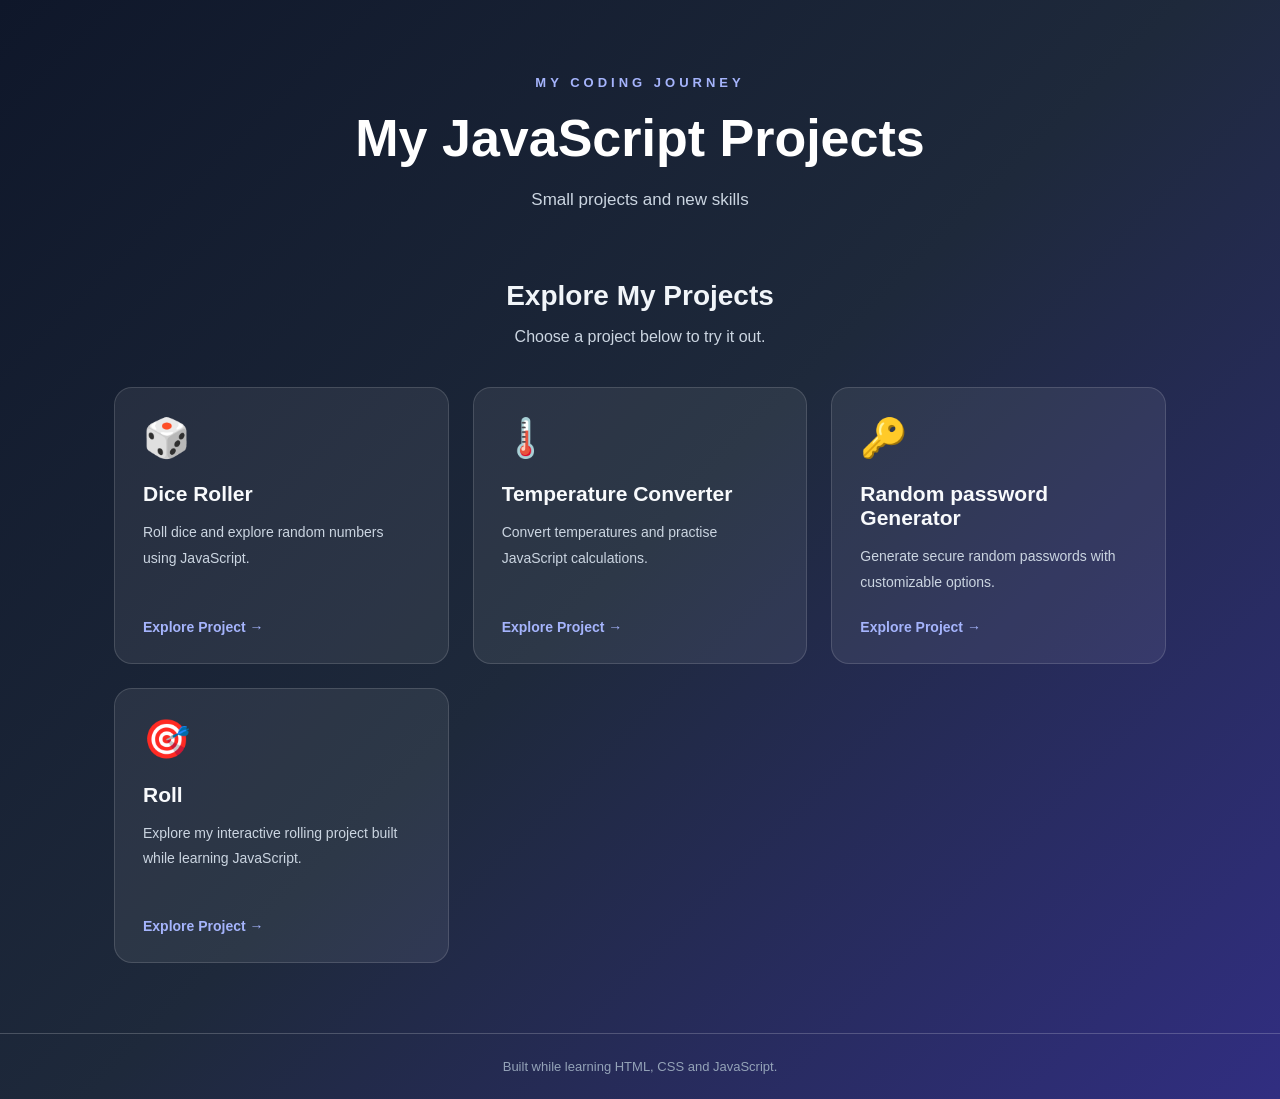
<file: index.html>
<!DOCTYPE html>
<html lang="en">
<head>
    <meta charset="UTF-8">
    <meta name="viewport" content="width=device-width, initial-scale=1.0">

    <title>My JavaScript Projects</title>

    <link rel="stylesheet" href="style.css">
</head>
<body>

    <header class="hero">
        <p class="tagline">MY CODING JOURNEY</p>
        <h1>My JavaScript Projects</h1>
        <p class="subtitle">
            Small projects and new skills
        </p>
    </header>

    <main class="projects-section">
        <h2>Explore My Projects</h2>
        <p class="section-description">
            Choose a project below to try it out.
        </p>

        <div class="project-grid">

            <a href="./Dice-roller/dice.html" class="project-card">
                <div class="project-icon">🎲</div>
                <h3>Dice Roller</h3>
                <p>
                    Roll  dice and explore random numbers
                    using JavaScript.
                </p>
                <span class="project-link">Explore Project →</span>
            </a>


            <a href="./temperature-conversion/temp.html"
               class="project-card">
                <div class="project-icon">🌡️</div>
                <h3>Temperature Converter</h3>
                <p>
                    Convert temperatures and practise JavaScript
                    calculations.
                </p>
                <span class="project-link">Explore Project →</span>
            </a>

            <a href="./password_Generator/password.html" class="project-card">
                <div class="project-icon">🔑</div>
                <h3>Random password Generator</h3>
                <p>
                    Generate secure random passwords with customizable options.
                </p>
                <span class="project-link">Explore Project →</span>
            </a>

            <a href="./Roll/roll.html" class="project-card">
                <div class="project-icon">🎯</div>
                <h3>Roll</h3>
                <p>
                    Explore my interactive rolling project
                    built while learning JavaScript.
                </p>
                <span class="project-link">Explore Project →</span>
            </a>

        </div>

        
    </main>

    <footer>
        <p>Built while learning HTML, CSS and JavaScript.</p>
    </footer>

</body>
</html>
</file>
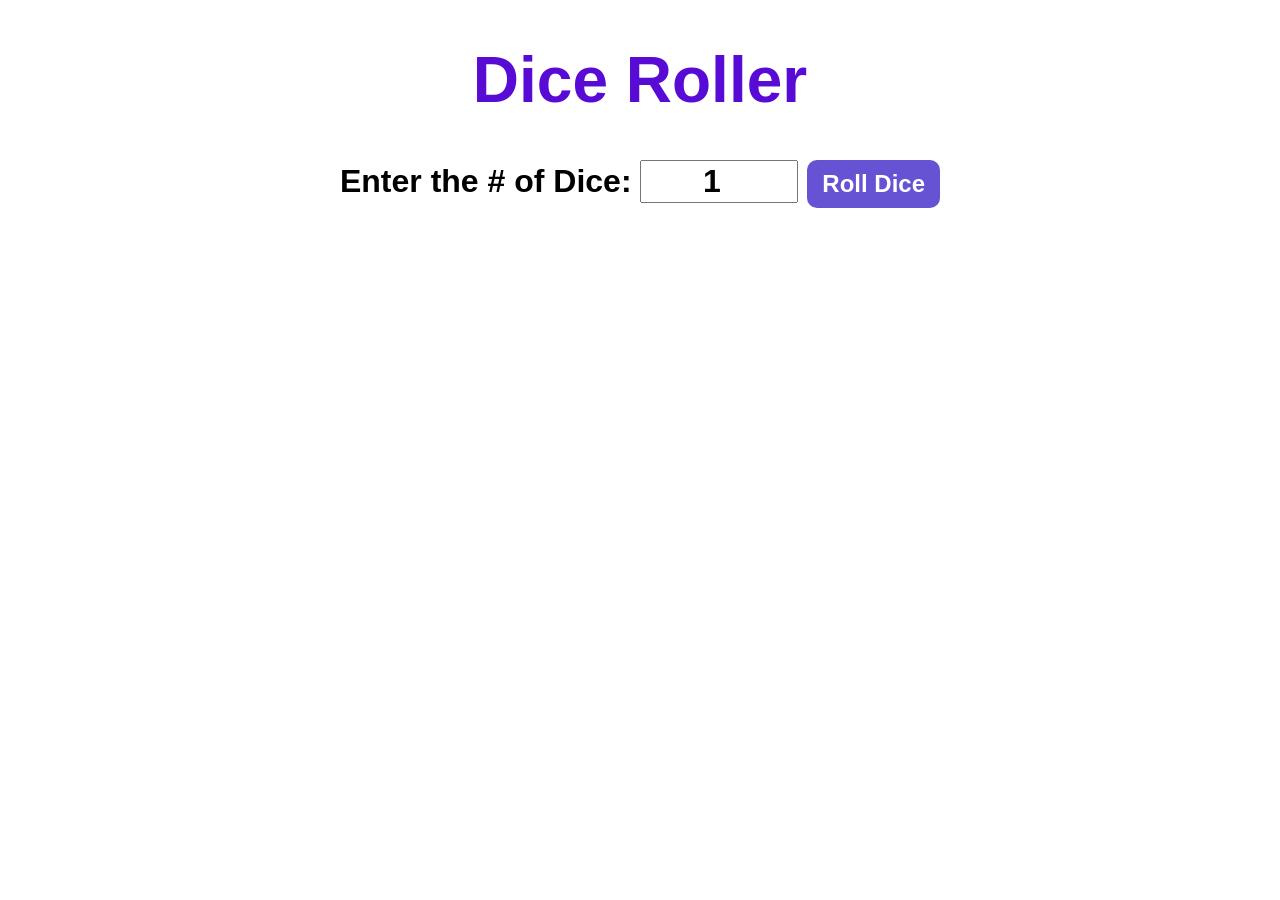
<file: Dice-roller/dice.html>
<!DOCTYPE html>
<html lang="en">
<head>
    <meta charset="UTF-8">
    <meta name="viewport" content="width=device-width, initial-scale=1.0">
    <title>My Website-dice-roller</title>
    <link rel="stylesheet" href="dice.css">
</head>
<body>
   <div id="container">
        <h1>Dice Roller</h1>
        <label>Enter the # of Dice: </label>
        <input type="number" id="numOfDice" value="1" min="1">
        <button type="button" onclick="rollDice()">Roll Dice</button>
        <div id="diceResult"></div>
        <div id="diceImages"></div>

   </div>
    <script src="dice.js"></script>
</body>
</html>
</file>
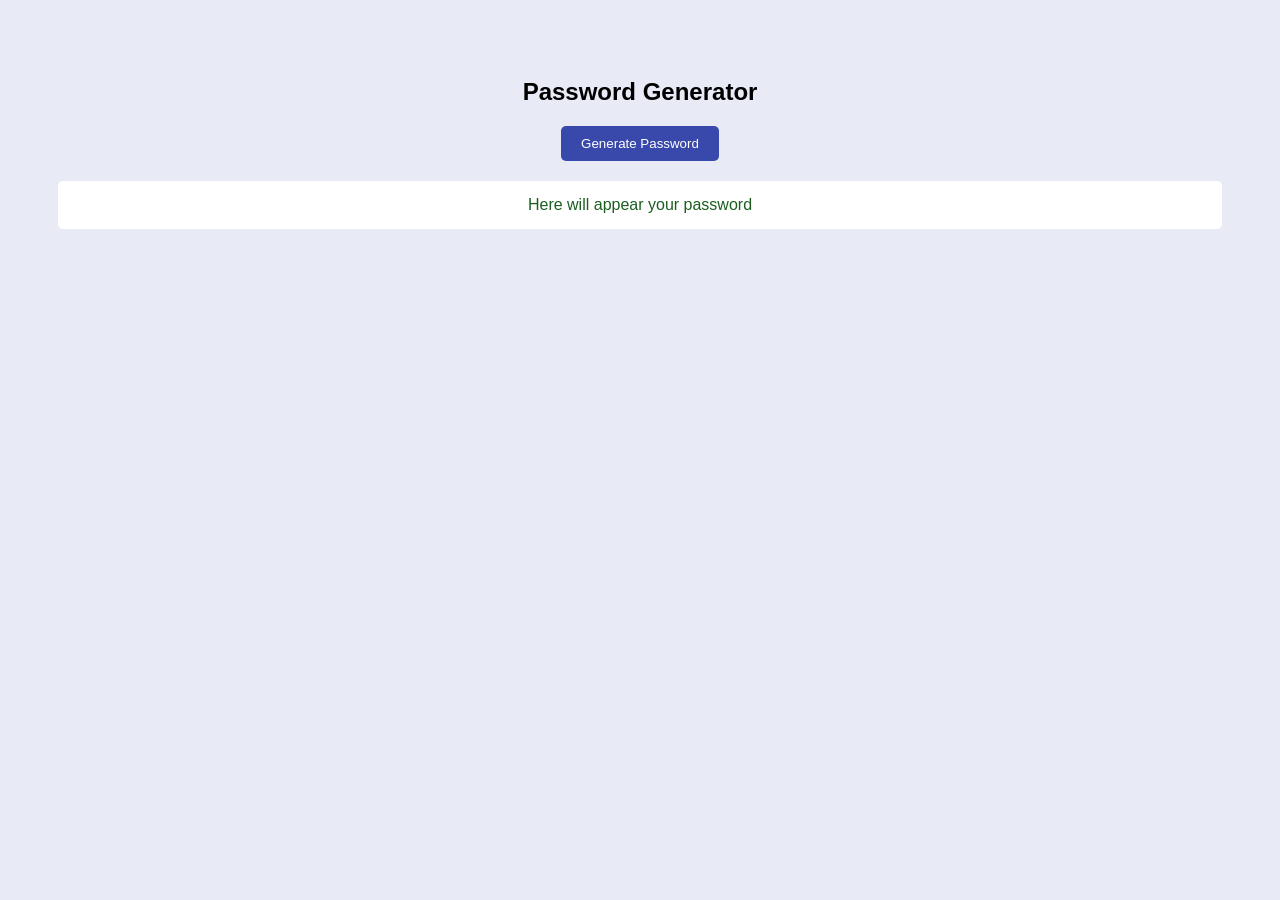
<file: password_Generator/password.html>
<!DOCTYPE html>
<html lang="en">
<head>
    <meta charset="UTF-8">
    <meta name="viewport" content="width=device-width, initial-scale=1.0">
    <title>random_password_generator</title>
    <link rel="stylesheet" href="password.css">
</head>
<body>
   
    <h2>Password Generator</h2>

    <button onclick="showPassword()">Generate Password</button>

    <p id="password">Here will appear your password</p>

    <script src="password.js"></script>
</body>
</html>
</file>
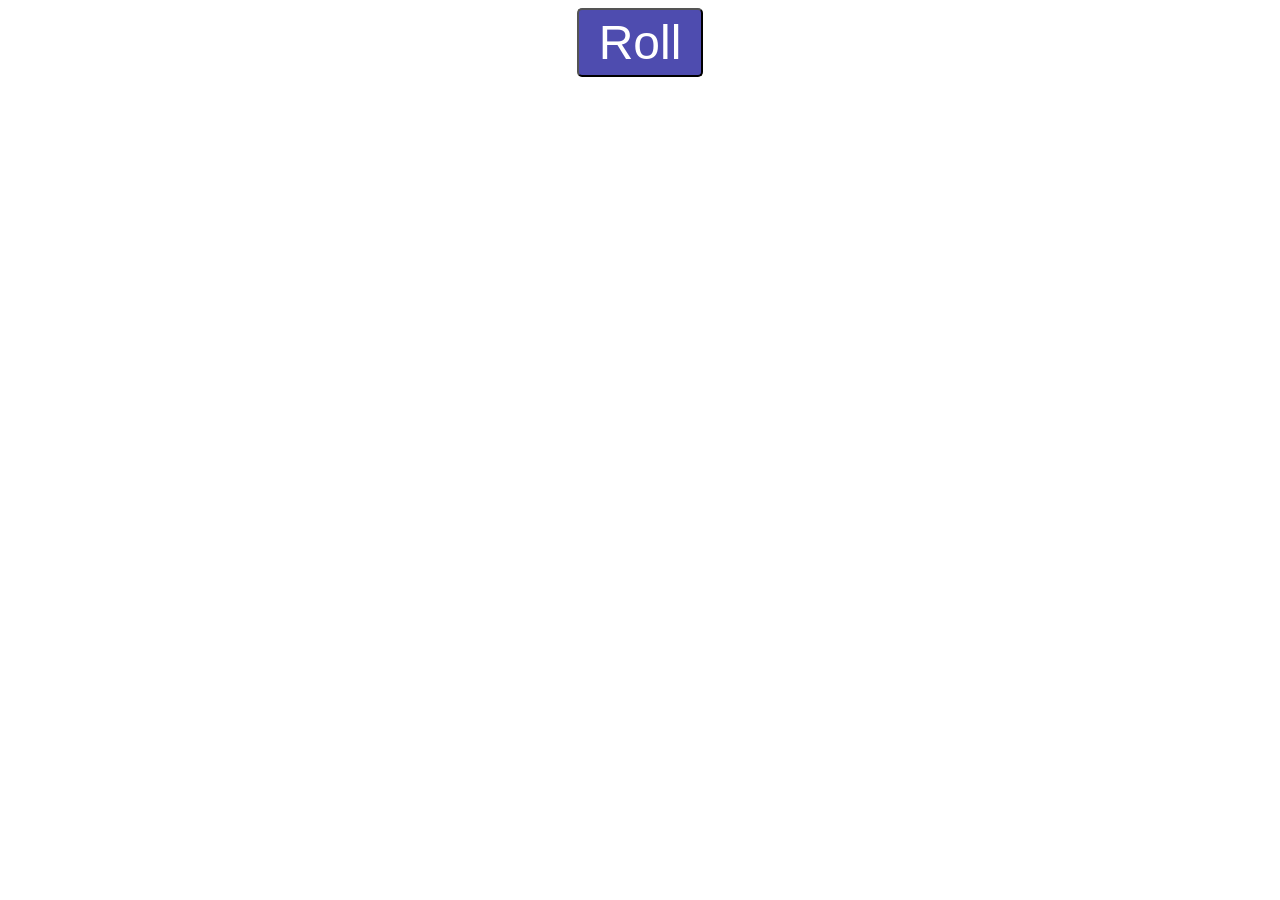
<file: Roll/roll.html>
<!DOCTYPE html>
<html lang="en">
<head>
    <meta charset="UTF-8">
    <meta name="viewport" content="width=device-width, initial-scale=1.0">
    <title>My Website</title>
    <link rel="stylesheet" href="roll.css">
</head>
<body>
    <button id="myButton">Roll</button><br>
    <div class="label">
        <label id="myLabel1" class="labels"></label><br>
        <label id="myLabel2" class="labels"></label><br>
        <label id="myLabel3" class="labels"></label>
    </div>
    
    <script src="roll.js"></script>
</body>
</html>
</file>
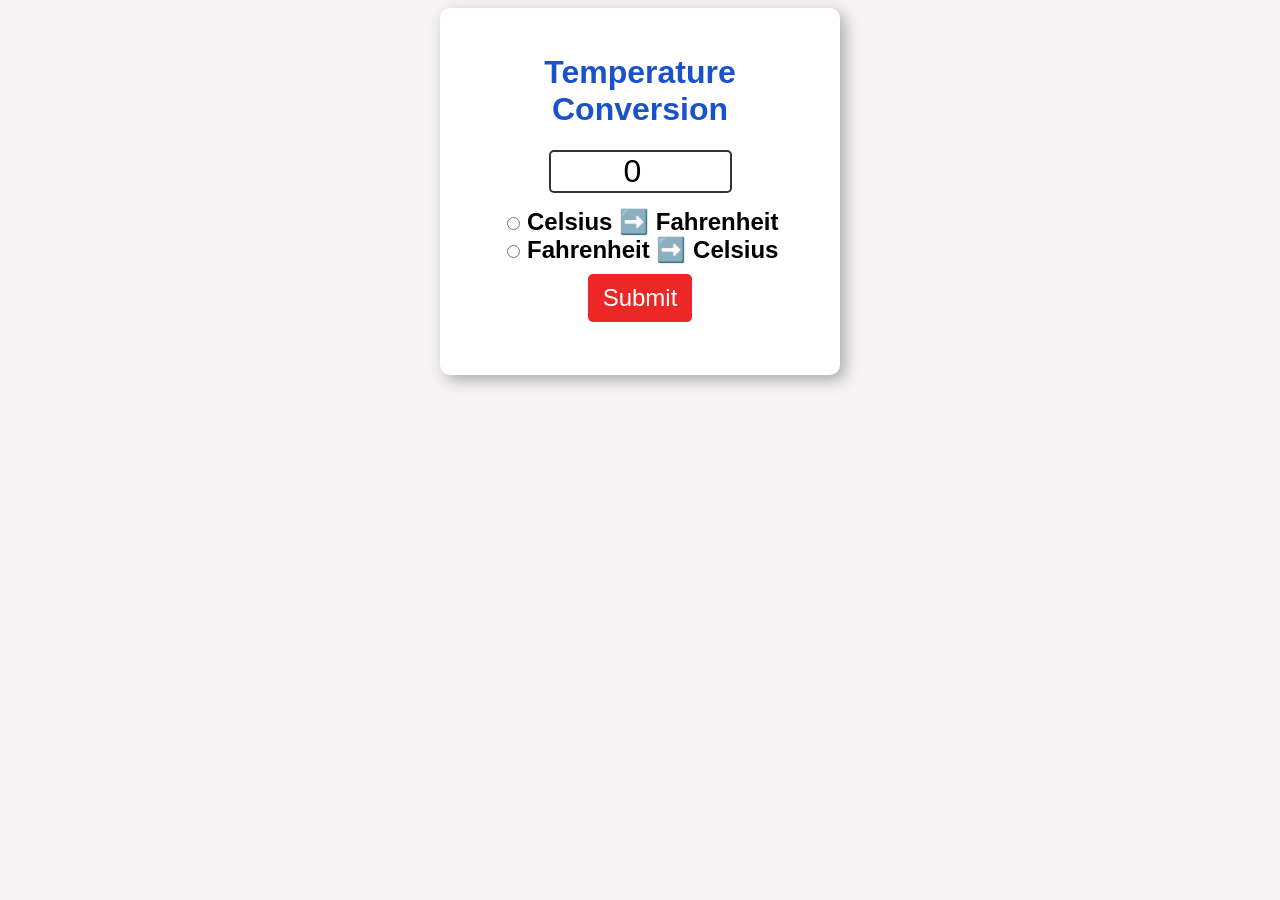
<file: temperature-conversion/temp.html>
<!DOCTYPE html>
<html lang="en">
<head>
    <meta charset="UTF-8">
    <meta name="viewport" content="width=device-width, initial-scale=1.0">
    <title>My Website-temp</title>
    <link rel="stylesheet" href="temp.css">
</head>
<body>
    <form>
        <h1>Temperature Conversion</h1>
        <input  type="number" id="textBox" value="0"><br>

        <input type="radio" id="toFahrenheit" name="unit">
        <label for="toFahrenheit">Celsius ➡️ Fahrenheit</label><br>

        <input type="radio" id="toCelsius" name="unit">
        <label for="toCelsius">Fahrenheit ➡️ Celsius</label><br>

        <button type="button" onclick="convert()">Submit</button>

        <p id="result"></p>

    </form>
    <script src="temp.js"></script>
</body>
</html>
</file>
<file: style.css>
/* General page styling */
* {
    margin: 0;
    padding: 0;
    box-sizing: border-box;
}

body {
    min-height: 100vh;
    font-family: Arial, Helvetica, sans-serif;
    color: #f1f5f9;
    background: linear-gradient(135deg, #0f172a, #1e293b, #312e81);
    display: flex;
    flex-direction: column;
}

/* Header section */
.hero {
    text-align: center;
    padding: 75px 20px 45px;
}

.tagline {
    color: #a5b4fc;
    font-size: 13px;
    font-weight: bold;
    letter-spacing: 4px;
    margin-bottom: 18px;
}

.hero h1 {
    font-size: clamp(32px, 5vw, 52px);
    margin-bottom: 18px;
    color: #ffffff;
}

.subtitle {
    color: #cbd5e1;
    font-size: 17px;
    line-height: 1.7;
}

/* Projects section */
.projects-section {
    width: 100%;
    max-width: 1100px;
    margin: 0 auto;
    padding: 20px 24px 70px;
    flex: 1;
}

.projects-section h2 {
    text-align: center;
    font-size: 28px;
    margin-bottom: 12px;
}

.section-description {
    text-align: center;
    color: #cbd5e1;
    margin-bottom: 38px;
    line-height: 1.6;
}

/* Project cards layout */
.project-grid {
    display: grid;
    grid-template-columns: repeat(3, minmax(0, 1fr));
    gap: 24px;
}

.project-card {
    display: flex;
    flex-direction: column;
    align-items: flex-start;
    min-height: 275px;
    padding: 28px;
    text-decoration: none;
    color: #f8fafc;
    background: rgba(255, 255, 255, 0.07);
    border: 1px solid rgba(255, 255, 255, 0.14);
    border-radius: 18px;
    transition: transform 0.3s ease,
                background 0.3s ease,
                border-color 0.3s ease,
                box-shadow 0.3s ease;
}

.project-card:hover {
    transform: translateY(-8px);
    background: rgba(129, 140, 248, 0.15);
    border-color: #818cf8;
    box-shadow: 0 15px 35px rgba(0, 0, 0, 0.25);
}

.project-card:focus-visible {
    outline: 3px solid #a5b4fc;
    outline-offset: 4px;
}

.project-icon {
    font-size: 38px;
    margin-bottom: 22px;
}

.project-card h3 {
    font-size: 21px;
    margin-bottom: 14px;
}

.project-card p {
    color: #cbd5e1;
    font-size: 14px;
    line-height: 1.8;
    margin-bottom: 24px;
}

.project-link {
    color: #a5b4fc;
    font-weight: bold;
    font-size: 14px;
    margin-top: auto;
}

/* Footer */
footer {
    text-align: center;
    padding: 25px 15px;
    color: #94a3b8;
    font-size: 13px;
    border-top: 1px solid rgba(255, 255, 255, 0.2);
    
}

/* Tablet screens */
@media (max-width: 850px) {
    .project-grid {
        grid-template-columns: repeat(2, minmax(0, 1fr));
    }
}

/* Mobile screens */
@media (max-width: 550px) {
    .hero {
        padding-top: 50px;
    }

    .project-grid {
        grid-template-columns: 1fr;
    }

    .project-card {
        min-height: 240px;
    }

    .projects-section h2 {
        font-size: 24px;
    }
}
</file>
<file: Dice-roller/dice.css>
#container{
    font-family: Arial, sans-serif;
    text-align: center;
    font-size: 2rem;
    font-weight: bold;
}
h1{
    color: rgb(88, 11, 212);
}
button{
    font-size: 1.5rem;
    padding:10px 15px;
    border-radius: 10px;
    border: none;
    background-color: hsla(249, 89%, 40%, 0.7);
    color: white;
    font-weight: bold;
    cursor: pointer;

}
button:hover{
    background-color: hsla(220, 84%, 45%, 0.5);
}
button:active{
    background-color: hsla(220, 84%, 45%, 0.9);
}
input{
    font-size: 2rem;
    width: 150px;
    text-align: center;
    font-weight: bold;
}
#diceResult{
    margin: 25px;
}
#diceImages img{
    width: 150px;
    margin: 5px;
}
</file>
<file: password_Generator/password.css>
body {
    font-family: Arial, sans-serif;
    background-color: #e8eaf6;
    text-align: center;
    padding: 50px;
}

h1 {
    color: #303f9f;
}

button {
    background-color: #3949ab;
    color: white;
    padding: 10px 20px;
    border: none;
    border-radius: 5px;
    cursor: pointer;
}

button:hover {
    background-color: #283593;
}

#password {
    margin-top: 20px;
    padding: 15px;
    color: #1b5e20;
    background-color: white;
    border-radius: 5px;
    overflow-wrap: anywhere;
}
</file>
<file: Roll/roll.css>
body{
    font-family: Verdana;
    text-align: center;
}
#myButton{
    background-color: #4e4caf;
    color: white;
    font-size: 3em;
    padding: 5px 20px;
    border-radius: 5px;
}
.labels{
    font-size: 3em;
}
.label{
    padding: 20px;
    margin: 20px 80px;
    
    
}
</file>
<file: temperature-conversion/temp.css>
body{
    background-color: hsla(0, 11%, 87%, 0.304);
    font-family: Arial, sans-serif;
   
}

h1{
    color: hwb(222 11% 20%);
}

form{
    text-align: center;
    background-color: white;
    max-width: 350px;
    margin: auto;
    padding: 25px;
    box-shadow: 5px 5px 15px hsla(0, 0%, 0%, 0.3);
    border-radius: 10px;
}


#textBox{
    text-align: center;
    width: 50%;
    font-size: 2em;
    margin-bottom: 15px;
    border: 2px solid hsla(0, 0%, 0%, 0.8);
    border-radius: 5px;

}

label{
    font-size: 1.5em;
    font-weight: bold;
}



button{
    background-color: rgb(237, 38, 38);
    color: white;
    border-radius: 5px;
    margin-top: 10px ;
    padding: 10px 15px ;
    border: none;
    cursor: pointer;
    font-size: 1.5em;
}

button:hover{
    background-color: hsla(0, 85%, 54%, 0.6);
}

#result{
    font-size: 1.75em;
}
</file>
